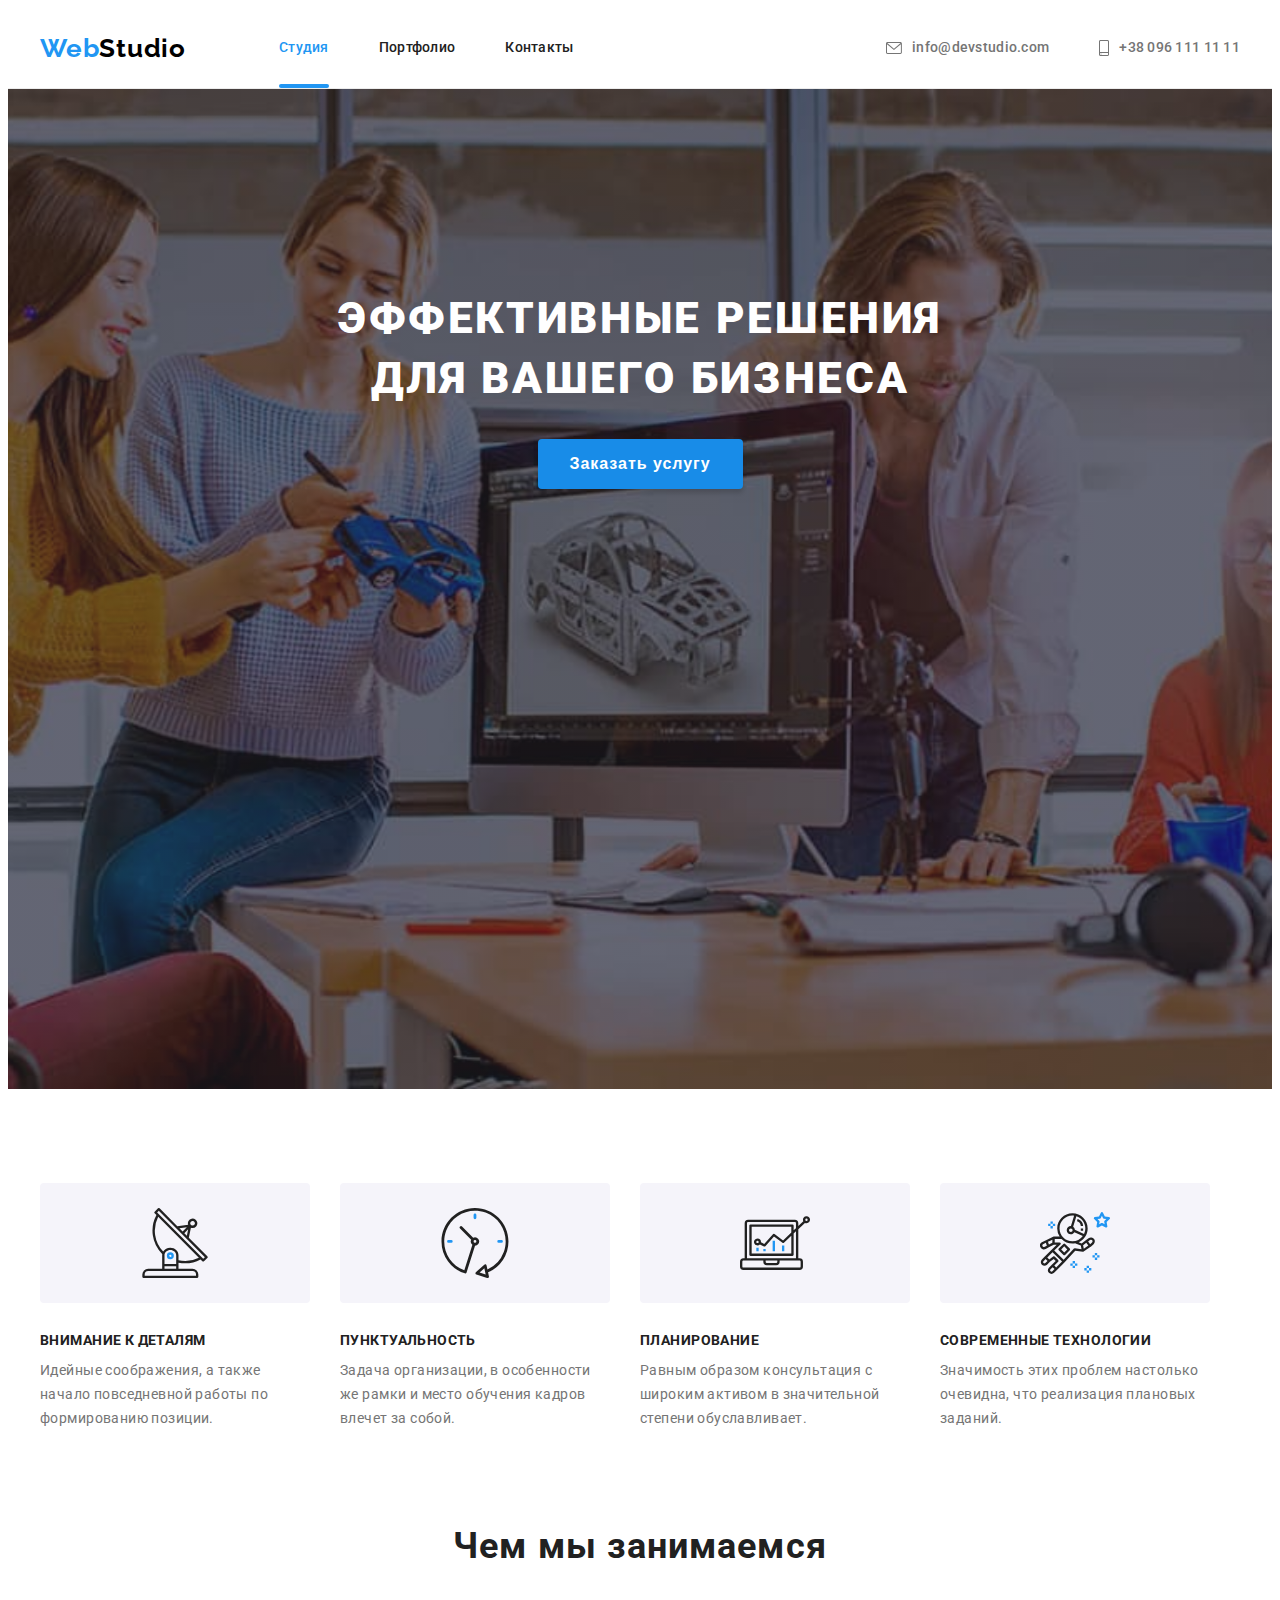
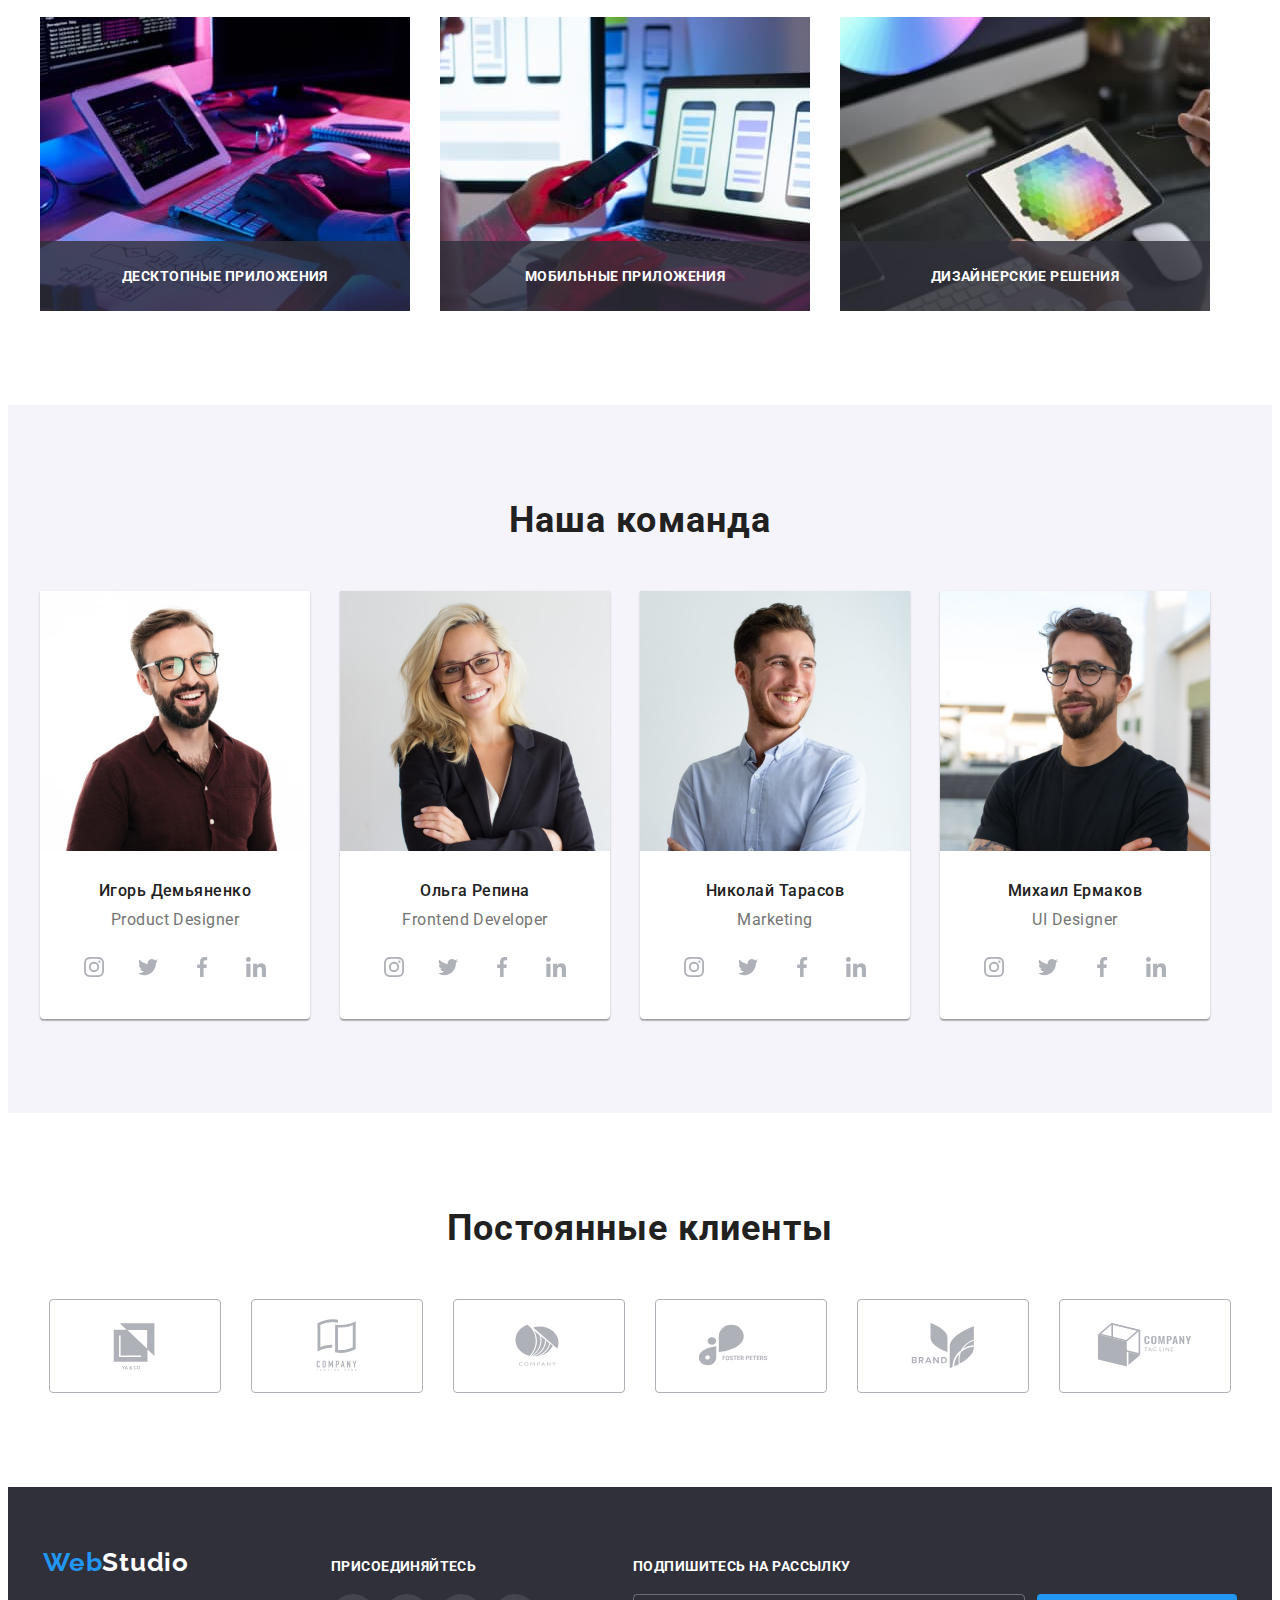
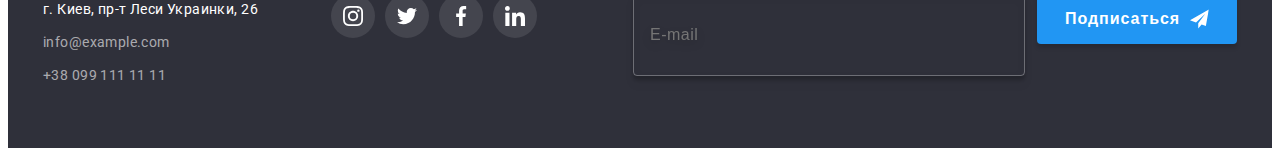
<file: index.html>
<!DOCTYPE html>
<html lang="ru">
<head>
    <meta charset="UTF-8">
    <meta http-equiv="X-UA-Compatible" content="IE=edge">
    <meta name="viewport" content="width=device-width, initial-scale=1.0">
    <title>Document</title>
 
    <!--Fonts start-->
    <link rel="preconnect" href="https://fonts.googleapis.com">
    <link rel="preconnect" href="https://fonts.gstatic.com" crossorigin>
    <link href="https://fonts.googleapis.com/css2?family=Montserrat:wght@400;700&family=Raleway:wght@700&family=Roboto:wght@400;500;700;900&display=swap" rel="stylesheet">
    <!-- Fonts end -->

    <!--Normalize styles start -->
    <link rel="stylesheet" href="https://cdnjs.cloudflare.com/ajax/libs/modern-normalize/1.1.0/modern-normalize.min.css" integrity="sha512-wpPYUAdjBVSE4KJnH1VR1HeZfpl1ub8YT/NKx4PuQ5NmX2tKuGu6U/JRp5y+Y8XG2tV+wKQpNHVUX03MfMFn9Q==" crossorigin="anonymous" referrerpolicy="no-referrer" />
    <!--Normalize styles end -->

    <!--Кастомные стили-->
    <link rel="stylesheet" href="./css/styles.css">
    
</head>

<body>

  <!--Секция хедер-->

  <header class="header"> 

    <div class="container header-container">
    <nav class="header-nav">  
      <a class="header-logo link" href=""> Web<span class="header-logo1">Studio</span></a>

      <ul class="header-list list">
        <li class="header-item">
          <a class="header-link link link-current" href="">Студия</a>
        </li>
        <li class="header-item">
          <a class="header-link link" href="./portfolio.html">Портфолио</a>
        </li>
        <li class="header-item">
          <a class="header-link link" href="">Контакты</a>
        </li>
      </ul>
    </nav>
  
      <ul class=" header-list header-list-contact list ">
         <li class="header-item">
            <a class="header-contact header-mail link" href="mailto:info@devstudio.com">
              <svg class="contact-icon" width="16" height="12">
                <use href="./images/icons.svg#icon-mail"></use>
              </svg> 
              info@devstudio.com
            </a>
          </li>
          <li class="header-item">
            <a class="header-contact link" href="tel:+380961111111">
              <svg class="contact-icon" width="10" height="16">
                <use href="./images/icons.svg#icon-phone"></use>
              </svg>
              +38 096 111 11 11
            </a>
        </li>
      </ul>
    </div>
    
  </header>

    <!--Cекция main-->
    <main>

      <!--Банер-->
      
        <section class="baner">
          <div class="baner-container container">
          <h1 class="baner-title">Эффективные решения для вашего бизнеса</h1>
          <button class="baner-btn btn" type="button" data-modal-open>Заказать услугу</button>
          </div>
        </section>

      <!-- Модальное окно -->

      <div class="backdrop is-hidden" data-modal>
        <div class="modal">
          <button class="close-button" type="button" data-modal-close>
            <img class="close-icon" src="./images/icons/close.svg" alt="Закрыть">
          </button>
                  
          <form class="modal-form">
            <strong class="modal-text">Оставьте свои данные, мы вам перезвоним</strong>
            <div class="modal-contact-container" >
              <label class="modal-contact container-name" for="name">Имя</label>
              <input class="contact-input" type="text" name="name" id="name">
              <svg class="modal-contact-icon" width="18" height="18">
                <use href="./images/icons.svg#icon-person-black"></use>
              </svg>
            </div>
            <div class="modal-contact-container" >
              <label class="modal-contact" for="tel">Телефон</label>
              <input class="contact-input" type="tel" name="tel" id="tel">
              <svg class="modal-contact-icon" width="18" height="18">
                <use href="./images/icons.svg#icon-phone-black"></use>
              </svg>
            </div>
            <div class="modal-contact-container" >
              <label class="modal-contact" for="mail">Почта</label>
              <input class="contact-input" type="email" name="mail" id="mail">
              <svg class="modal-contact-icon" width="18" height="18">
                <use href="./images/icons.svg#icon-email-black"></use>
              </svg>
            </div>
            
            <label class="modal-comm-text" for="comment">Комментарий</label>
            <textarea class="modal-comm" name="comment" id="comment" placeholder="Введите текст"></textarea>
            <label class="form-checkbox">
              <input class="visually-hidden form-checkbox-input" type="checkbox" name="checkbox" checked />
              <span class="form-checkbox-custom">
                <svg class="form-checkbox-icon" width="11" height="8">
                  <use  href="./images/icons.svg#icon-vector"></use>
                </svg>
              </span>
              <span class="text-agreed">Соглашаюсь с рассылкой и принимаю <a class="modal-link" href="">Условия договора</a> </span>
            </label>
          
            <button class="modal-btn" type="submit">Отправить</button>
          </form>
          
        </div>
    
      </div>
      
      <!--Секция Внимание к деталям-->

      <section class="first-section">
        <div class="container">
        <h2 class="visually-hidden">Особенности</h2>
        <ul class="details-list list">        
          <li class="details-item ">
            <div class="icon-box">
              <svg width="70" height="70">
                <use href="./images/icons.svg#icon-antenna"></use>
              </svg>
          </div>
            <h3 class="details-title">Внимание к деталям</h3>
            <p class="details-text">Идейные соображения, а также начало повседневной работы по формированию позиции.</p>
          </li>
          <li class="details-item">
            <div class="icon-box">          
              <svg width="70" height="70">
                <use href="./images/icons.svg#icon-clock"></use>
              </svg>
            </div>
            <h3 class="details-title">Пунктуальность</h3>
            <p class="details-text">Задача организации, в особенности же рамки и место обучения кадров влечет за собой.</p>
          </li>
          <li class="details-item">
            <div class="icon-box">
              <svg width="70" height="70">
              <use href="./images/icons.svg#icon-diagram"></use>
              </svg>
            </div>
            
            <h3 class="details-title">Планирование</h3>
            <p class="details-text">Равным образом консультация с широким активом в значительной степени обуславливает.</p>
          </li>
          <li class="details-item">
            <div class="icon-box">
            <svg width="70" height="70">
              <use href="./images/icons.svg#icon-astronaut"></use>
            </svg>
            </div>
            <h3 class="details-title">Современные технологии</h3>
            <p class="details-text">Значимость этих проблем настолько очевидна, что реализация плановых заданий.</p>
          </li>
        </ul>
      </div>
      </section>

      <!--Секция Чем мы занимаемся-->
      <section class="activity activity-section">
        <div class="container">
        <h2 class="section">Чем мы занимаемся</h2>
          <ul class="activity-list list">
            <li class="activity-item">
              <img class="activity-img" src="./images/foto1.jpg" alt="foto1" width="370">
              <p class="activity-text">Десктопные приложения</p>
            </li>
            <li class="activity-item">
              <img class="activity-img" src="./images/foto2.jpg" alt="foto2" width="370">
              <p class="activity-text">Мобильные приложения</p>
            </li>
            <li class="activity-item">
              <img class="activity-img" src="./images/foto3.jpg" alt="foto3" width="370">
              <p class="activity-text">Дизайнерские решения</p>
            </li>
          </ul>
        </div>
      </section>

      <!--Секция Наша команда-->  
      <section class="team first-section">
        <div class="container">
        <h2 class="team-section section">Наша команда</h2>
        <ul class="team-list list">
          <li class="team-item">
            <img src="./images/igor-demyanenko.jpg" alt="igor-demyanenko" width="270">
            <h3 class="team-title">Игорь Демьяненко</h3>
            <p class="team-text" lang="en">Product Designer</p>
            
            <ul class="social-media-list list">
              <li class="social-media-item">
                <a class="social-media-link link" href="" target="_blank" rel="noopener noreferrer" aria-label="instagram" >
                  <svg class="social-media-icon" width="20" height="20">
                    <use href="./images/icons.svg#icon-instagram"></use>
                  </svg>
                </a>
              </li> 

              <li class="social-media-item">
                <a class="social-media-link link" href="" target="_blank" rel="noopener noreferrer" aria-label="twitter" >
                  <svg class="social-media-icon" width="20" height="20">
                    <use href="./images/icons.svg#icon-twitter"></use>
                  </svg>
                </a>
              </li> 
              <li class="social-media-item">
                <a class="social-media-link link" href="" target="_blank" rel="noopener noreferrer" aria-label="facebook" >
                  <svg class="social-media-icon" width="20" height="20">
                    <use href="./images/icons.svg#icon-facebook"></use>
                  </svg>
                </a>
              </li> 
              <li class="social-media-item">
                <a class="social-media-link link" href="" target="_blank" rel="noopener noreferrer" aria-label="linkedin" >
                  <svg class="social-media-icon" width="20" height="20">
                    <use href="./images/icons.svg#icon-linkedin"></use>
                  </svg>
                </a>
              </li> 
            </ul>

          </li>
          <li class="team-item">
            <img src="./images/olga-repina.jpg" alt="olga-repina" width="270">
            <h3 class="team-title">Ольга Репина</h3>
            <p class="team-text" lang="en">Frontend Developer</p>

            <ul class="social-media-list list">
              <li class="social-media-item">
                <a class="social-media-link link" href="" target="_blank" rel="noopener noreferrer" aria-label="instagram">
                  <svg class="social-media-icon" width="20" height="20">
                    <use href="./images/icons.svg#icon-instagram"></use>
                  </svg>
                </a>
              </li> 

              <li class="social-media-item">
                <a class="social-media-link link" href="" target="_blank" rel="noopener noreferrer" aria-label="twitter" >
                  <svg class="social-media-icon" width="20" height="20">
                    <use href="./images/icons.svg#icon-twitter"></use>
                  </svg>
                </a>
              </li> 
              <li class="social-media-item">
                <a class="social-media-link link" href="" target="_blank" rel="noopener noreferrer" aria-label="facebook" >
                  <svg class="social-media-icon" width="20" height="20">
                    <use href="./images/icons.svg#icon-facebook"></use>
                  </svg>
                </a>
              </li> 
              <li class="social-media-item">
                <a class="social-media-link link" href="" target="_blank" rel="noopener noreferrer" aria-label="linkedin" >
                  <svg class="social-media-icon" width="20" height="20">
                    <use href="./images/icons.svg#icon-linkedin"></use>
                  </svg>
                </a>
              </li> 
            </ul>
          </li>
          <li class="team-item">
            <img src="./images/nikolay-tarasov.jpg" alt="nikolay-tarasov" width="270">
            <h3 class="team-title">Николай Тарасов</h3>
            <p class="team-text" lang="en">Marketing</p>
            <ul class="social-media-list list">
              <li class="social-media-item">
                <a class="social-media-link link" href="" target="_blank" rel="noopener noreferrer" aria-label="instagram" >
                  <svg class="social-media-icon" width="20" height="20">
                    <use href="./images/icons.svg#icon-instagram"></use>
                  </svg>
                </a>
              </li> 

              <li class="social-media-item">
                <a class="social-media-link link" href="" target="_blank" rel="noopener noreferrer" aria-label="twitter" >
                  <svg class="social-media-icon" width="20" height="20">
                    <use href="./images/icons.svg#icon-twitter"></use>
                  </svg>
                </a>
              </li> 
              <li class="social-media-item">
                <a class="social-media-link link" href="" target="_blank" rel="noopener noreferrer" aria-label="facebook" >
                  <svg class="social-media-icon" width="20" height="20">
                    <use href="./images/icons.svg#icon-facebook"></use>
                  </svg>
                </a>
              </li> 
              <li class="social-media-item">
                <a class="social-media-link link" href="" target="_blank" rel="noopener noreferrer" aria-label="linkedin" >
                  <svg class="social-media-icon" width="20" height="20">
                    <use href="./images/icons.svg#icon-linkedin"></use>
                  </svg>
                </a>
              </li> 
            </ul>
          </li>
          <li class="team-item">
            <img src="./images/mihail-ermakov.jpg" alt="mihail-ermakov" width="270">
            <h3 class="team-title">Михаил Ермаков</h3>
            <p class="team-text" lang="en">UI Designer</p>
            <ul class="social-media-list list">
              <li class="social-media-item">
                <a class="social-media-link link" href="" target="_blank" rel="noopener noreferrer" aria-label="instagram" >
                  <svg class="social-media-icon" width="20" height="20">
                    <use href="./images/icons.svg#icon-instagram"></use>
                  </svg>
                </a>
              </li> 

              <li class="social-media-item">
                <a class="social-media-link link" href="" target="_blank" rel="noopener noreferrer" aria-label="twitter" >
                  <svg class="social-media-icon" width="20" height="20">
                    <use href="./images/icons.svg#icon-twitter"></use>
                  </svg>
                </a>
              </li> 
              <li class="social-media-item">
                <a class="social-media-link link" href="" target="_blank" rel="noopener noreferrer" aria-label="facebook">
                  <svg class="social-media-icon" width="20" height="20">
                    <use href="./images/icons.svg#icon-facebook"></use>
                  </svg>
                </a>
              </li> 
              <li class="social-media-item">
                <a class="social-media-link link" href="" target="_blank" rel="noopener noreferrer" aria-label="linkedin" >
                  <svg class="social-media-icon" width="20" height="20">
                    <use href="./images/icons.svg#icon-linkedin"></use>
                  </svg>
                </a>
              </li> 
            </ul>
          </li>
        </ul>
        </div>
      </section>
    
      <!-- Постоянные клиенты -->
      <section class="first-section">
        <div class="container">
          <h2 class="section">Постоянные клиенты</h2>
          <ul class="company-list list">
            <li class="company-item">
              <a class="company-link" href="">
                <svg class="company-icon" width="106" height="60">
                  <use href="./images/icons.svg#icon-logo"></use>
                </svg>
            </a>
            </li>
            <li class="company-item">
              <a class="company-link" href="">
                <svg class="company-icon" width="106" height="60">
                  <use href="./images/icons.svg#icon-logo_2"></use>
                </svg>
              </a>
            </li>
            <li class="company-item">
              <a class="company-link" href="">
                <svg class="company-icon" width="106" height="60">
                  <use href="./images/icons.svg#icon-logo_3"></use>
                </svg>
              </a>
            </li>
            <li class="company-item">
              <a class="company-link" href="">
                <svg class="company-icon" width="106" height="60">
                  <use href="./images/icons.svg#icon-logo_4"></use>
                </svg>
            </a>
            </li>
            <li class="company-item">
              <a class="company-link" href="">
                <svg class="company-icon" width="106" height="60">
                  <use href="./images/icons.svg#icon-logo_5"></use>
                </svg>
              </a>
            </li>
            <li class="company-item">
              <a class="company-link" href="">
                <svg class="company-icon" width="106" height="60">
                  <use href="./images/icons.svg#icon-logo_6"></use>
                </svg>
              </a>
            </li>
          </ul>
        </div>
        

      </section>

    </main>

    <!--Футер-->

    <footer class="footer">
      
      <div class="footer-flex container">
        <div class="footer-container">
        <a class="footer-logo link" href=""> Web<span class="footer-logo1">Studio</span></a>
        
        <address class="footer-address">
          <ul class="footer-adres-list list">
            <li class="footer-link" >г. Киев, пр-т Леси Украинки, 26</li>
            <li class="footer-link">
              <a  class="footer-contact link" href="mailto:info@example.com">info@example.com</a>
            </li>
            <li class="footer-link">
              <a class="footer-contact link" href="tel:+380991111111">+38 099 111 11 11</a>
            </li>
          </ul>       
        </address>
        </div>

          <div class="footer-icons">
            <p class="footer-title">присоединяйтесь</p>
            <ul class="footer-list list">           
                <li class="footer-media-item">
                  <a class="footer-media-link link" href="" target="_blank" rel="noopener noreferrer" aria-label="instagram" >
                    <svg class="footer-media-icon" width="20" height="20">
                      <use href="./images/icons.svg#icon-instagram"></use>
                    </svg>
                  </a>
                </li> 

                <li class="footer-media-item">
                  <a class="footer-media-link link" href="" target="_blank" rel="noopener noreferrer" aria-label="twitter" >
                    <svg class="footer-media-icon" width="20" height="20">
                      <use href="./images/icons.svg#icon-twitter"></use>
                    </svg>
                  </a>
                </li> 
                <li class="footer-media-item">
                  <a class="footer-media-link link" href="" target="_blank" rel="noopener noreferrer" aria-label="facebook" >
                    <svg class="footer-media-icon" width="20" height="20">
                      <use href="./images/icons.svg#icon-facebook"></use>
                    </svg>
                  </a>
                </li> 
                <li class="footer-media-item">
                  <a class="footer-media-link link" href="" target="_blank" rel="noopener noreferrer" aria-label="linkedin" >
                    <svg class="footer-media-icon" width="20" height="20">
                      <use href="./images/icons.svg#icon-linkedin"></use>
                    </svg>
                  </a>
                </li> 
            </ul>  
          </div> 
          
          <div class="footer-subscribe">
            <p class="footer-title">Подпишитесь на рассылку</p>
            <form class="footer-form">
              <div class="footer-mail">
              <label class="lable-mail">
                <input class="input-mail" type="email" name="mail" placeholder="E-mail">
              </label>
              </div>
              <button class="footer-btn" type="submit">Подписаться
                <svg class="footer-icon-btn" width="24" height="24">
                  <use href="./images/icons.svg#icon-send"></use>
                </svg>
              </button>
            </form>
          </div>
      </div>

    </footer>

    <script src="./js/modal.js"></script>
  </body>
  
</html>
</file>
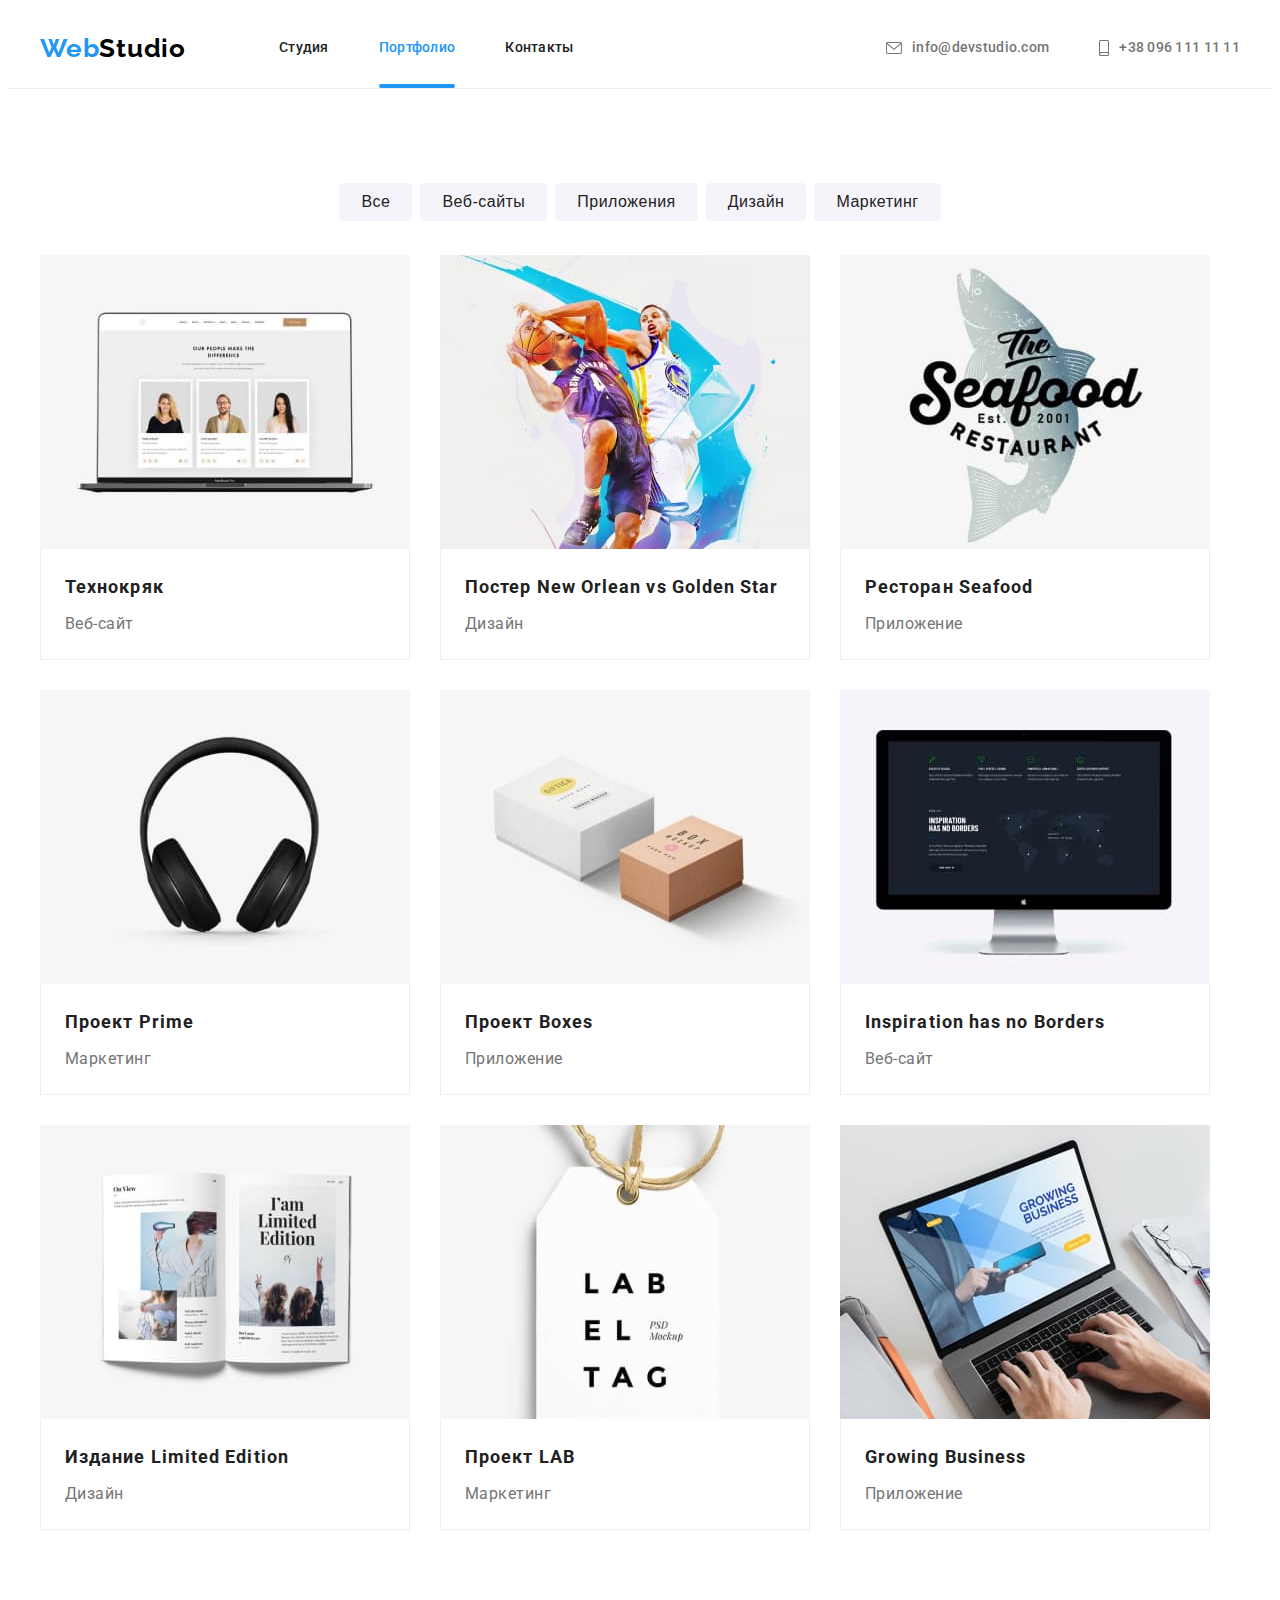
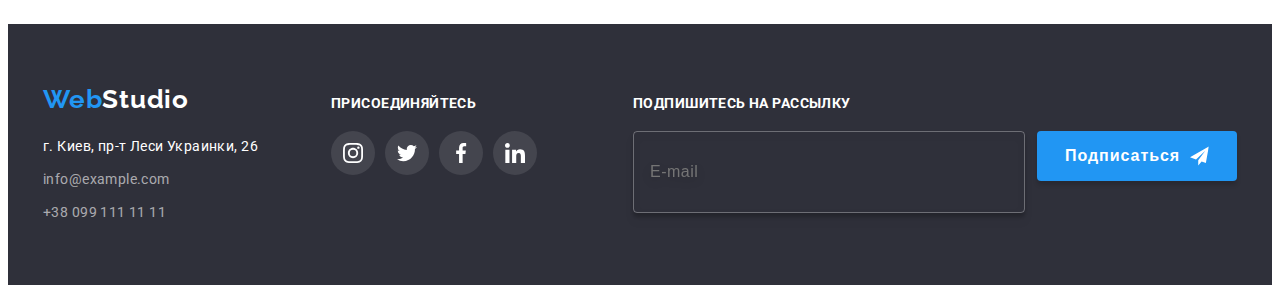
<file: portfolio.html>
<!DOCTYPE html>
<html lang="ru">
<head>
    <meta charset="UTF-8">
    <meta http-equiv="X-UA-Compatible" content="IE=edge">
    <meta name="viewport" content="width=device-width, initial-scale=1.0">
    <title>Document</title>

     <!--Fonts start-->
    <link rel="preconnect" href="https://fonts.googleapis.com">
    <link rel="preconnect" href="https://fonts.gstatic.com" crossorigin>
    <link href="https://fonts.googleapis.com/css2?family=Montserrat:wght@400;700&family=Raleway:wght@700&family=Roboto:wght@400;500;700;900&display=swap" rel="stylesheet">
    <!-- Fonts end -->

    <!--Normalize styles start -->
    <link rel="stylesheet" href="https://cdnjs.cloudflare.com/ajax/libs/modern-normalize/1.1.0/modern-normalize.min.css" integrity="sha512-wpPYUAdjBVSE4KJnH1VR1HeZfpl1ub8YT/NKx4PuQ5NmX2tKuGu6U/JRp5y+Y8XG2tV+wKQpNHVUX03MfMFn9Q==" crossorigin="anonymous" referrerpolicy="no-referrer" />
    <!--Normalize styles end -->

     <!--Кастомные стили-->
     <link rel="stylesheet" href="./css/styles.css">
</head>

<body>
      <!--Секция хедер-->
  <header class="header portfolio-heder"> 
    <div class="container header-container">
    <nav class="header-nav">  
      <a class="header-logo link" href=""> Web<span class="header-logo1">Studio</span></a>

      <ul class="header-list list">
        <li class="header-item">
          <a class="header-link link" href="./index.html">Студия</a>
        </li>
        <li class="header-item">
          <a class="header-link link link-current" href="">Портфолио</a>
        </li>
        <li class="header-item">
          <a class="header-link link" href="">Контакты</a>
        </li>
      </ul>
    </nav>
  
    <ul class=" header-list header-list-contact list ">
      <li class="header-item">
         <a class="header-contact header-mail link" href="mailto:info@devstudio.com">
           <svg class="contact-icon" width="16" height="12">
             <use href="./images/icons.svg#icon-mail"></use>
           </svg> 
           info@devstudio.com
         </a>
       </li>
       <li class="header-item">
         <a class="header-contact link" href="tel:+380961111111">
           <svg class="contact-icon" width="10" height="16">
             <use href="./images/icons.svg#icon-phone"></use>
           </svg>
           +38 096 111 11 11
         </a>
     </li>
   </ul>
    </div>
    
  </header>

    <!--Секция main-->
    <main>
        <!--Секция Портфолио-->
       <section class="first-section">
        <div class="container">
        <h1 class="visually-hidden">Портфолио</h1>

        <ul class="vissually-list portfolio-list list">
            <li class="vissually-item">
                <button class="portfolio-btn" type="button">Все</button>
            </li>
            <li class="vissually-item">
                <button class="portfolio-btn"  type="button">Веб-сайты</button>
            </li>
            <li class="vissually-item">
                <button class="portfolio-btn" type="button">Приложения</button>
            </li>
            <li class="vissually-item">
                <button class="portfolio-btn" type="button">Дизайн</button>
            </li>
            <li class="vissually-item">
                <button class="portfolio-btn" type="button">Маркетинг</button>
            </li>
        </ul>
      
        <ul class="flex-container portfolio-list list">
            <li class="flex-element">
              <a class="portfolio-link link" href="">

              <div class="flex-overlay">
                <img src="./images/website.jpg" alt="website" width="370">
                <div class="portfolio-overlay">
                  <p class="portfolio-desc">Ресурс предлагает комплексные предложения с разным уровнем функционала и сервисов. Все это позволит посетителю получить исчерпывающие сведения о компании или частном лице.</p>
                </div>
              </div>  

              <div class="portfolio-sign">
                <h2 class="portfolio-title">Технокряк</h2>
                <p class="portfolio-text">Веб-сайт</p>
              </div>
               </a> 
            </li>

            <li class="flex-element">
              <a class="portfolio-link link" href="">

                <div class="flex-overlay">
                  <img src="./images/dizain.jpg" alt="dizain" width="370">
                  <div class="portfolio-overlay">
                    <p class="portfolio-desc">Lorem ipsum dolor sit amet consectetur adipisicing elit. Magni quas laudantium voluptate optio maiores saepe deserunt vel doloremque sunt, voluptatem libero harum totam.</p>
                  </div>
                </div>

                <div class="portfolio-sign">
                  <h2 class="portfolio-title">Постер New Orlean vs Golden Star</h2>
                  <p class="portfolio-text">Дизайн</p>
                </div>
              </a>  
            </li>

            <li class="flex-element">
              <a class="portfolio-link link" href="">

                <div class="flex-overlay">
                  <img src="./images/restoran.jpg" alt="restoran" width="370">
                  <div class="portfolio-overlay">
                    <p class="portfolio-desc">Lorem ipsum dolor sit amet consectetur adipisicing elit. Magni quas laudantium voluptate optio maiores saepe deserunt vel doloremque sunt, voluptatem libero harum totam.</p>
                  </div>
                </div>
                
                <div class="portfolio-sign">
                  <h2 class="portfolio-title">Ресторан Seafood</h2>
                  <p class="portfolio-text">Приложение</p>
                </div>
              </a>  
            </li>

            <li class="flex-element">
              <a class="portfolio-link link" href="">

                <div class="flex-overlay">
                  <img src="./images/prime.jpg" alt="prime" width="370">
                  <div class="portfolio-overlay">
                    <p class="portfolio-desc">Lorem ipsum dolor sit amet consectetur adipisicing elit. Magni quas laudantium voluptate optio maiores saepe deserunt vel doloremque sunt, voluptatem libero harum totam.</p>
                  </div>
                </div>

                <div class="portfolio-sign">
                  <h2 class="portfolio-title">Проект Prime</h2>
                  <p class="portfolio-text">Маркетинг</p>
                </div>
              </a>  
            </li>

            <li class="flex-element">
              <a class="portfolio-link link" href="">

                <div class="flex-overlay">
                  <img src="./images/boxes.jpg" alt="boxes" width="370">
                  <div class="portfolio-overlay">
                    <p class="portfolio-desc">Lorem ipsum dolor sit amet consectetur adipisicing elit. Magni quas laudantium voluptate optio maiores saepe deserunt vel doloremque sunt, voluptatem libero harum totam.</p>
                  </div>
                </div>

                <div class="portfolio-sign">
                  <h2 class="portfolio-title">Проект Boxes</h2>
                  <p class="portfolio-text">Приложение</p>
                </div>
              </a>  
            </li>

            <li class="flex-element">
              <a class="portfolio-link link" href="">

                <div class="flex-overlay">
                  <img src="./images/borders.jpg" alt="borders" width="370">
                  <div class="portfolio-overlay">
                    <p class="portfolio-desc">Lorem ipsum dolor sit amet consectetur adipisicing elit. Magni quas laudantium voluptate optio maiores saepe deserunt vel doloremque sunt, voluptatem libero harum totam.</p>
                  </div>
                </div>

                <div class="portfolio-sign">
                  <h2 class="portfolio-title" lang="en">Inspiration has no Borders</h2>
                  <p class="portfolio-text">Веб-сайт</p>
                </div>
              </a>  
            </li>

            <li class="flex-element">
              <a class="portfolio-link link" href="">

                <div class="flex-overlay">
                  <img src="./images/limited.jpg" alt="limited" width="370">
                  <div class="portfolio-overlay">
                    <p class="portfolio-desc">Lorem ipsum dolor sit amet consectetur adipisicing elit. Magni quas laudantium voluptate optio maiores saepe deserunt vel doloremque sunt, voluptatem libero harum totam.</p>
                  </div>
                </div>  

                <div class="portfolio-sign">
                  <h2 class="portfolio-title">Издание Limited Edition</h2>
                  <p class="portfolio-text">Дизайн</p>
                </div>
              </a>  
            </li>

            <li class="flex-element">
              <a class="portfolio-link link" href="">

                <div class="flex-overlay">
                  <img src="./images/lab.jpg" alt="lab" width="370">
                  <div class="portfolio-overlay">
                    <p class="portfolio-desc">Lorem ipsum dolor sit amet consectetur adipisicing elit. Magni quas laudantium voluptate optio maiores saepe deserunt vel doloremque sunt, voluptatem libero harum totam.</p>
                  </div>
                </div>

                <div class="portfolio-sign">      
                  <h2 class="portfolio-title">Проект LAB</h2>
                  <p class="portfolio-text">Маркетинг</p>
                </div>
              </a>  
            </li>

            <li class="flex-element">
              <a class="portfolio-link link" href="">

                <div class="flex-overlay">
                  <img src="./images/groving.jpg" alt="groving" width="370">
                  <div class="portfolio-overlay">
                    <p class="portfolio-desc">Lorem ipsum dolor sit amet consectetur adipisicing elit. Magni quas laudantium voluptate optio maiores saepe deserunt vel doloremque sunt, voluptatem libero harum totam.</p>
                  </div>
                </div>

                <div class="portfolio-sign">
                  <h2 class="portfolio-title" lang="en">Growing Business</h2>
                  <p class="portfolio-text">Приложение</p>
                </div>
              </a>  
            </li>

        </ul>
        </div>
       </section>
        
    </main>

    <!--Футер-->
    <footer class="footer">
      
      <div class="footer-flex container">
        <div class="footer-container">
        <a class="footer-logo link" href=""> Web<span class="footer-logo1">Studio</span></a>
        
        <address class="footer-address">
          <ul class="footer-adres-list list">
            <li class="footer-link" >г. Киев, пр-т Леси Украинки, 26</li>
            <li class="footer-link">
              <a  class="footer-contact link" href="mailto:info@example.com">info@example.com</a>
            </li>
            <li class="footer-link">
              <a class="footer-contact link" href="tel:+380991111111">+38 099 111 11 11</a>
            </li>
          </ul>       
        </address>
        </div>

          <div class="footer-icons">
            <p class="footer-title">присоединяйтесь</p>
            <ul class="footer-list list">           
                <li class="footer-media-item">
                  <a class="footer-media-link link" href="" target="_blank" rel="noopener noreferrer" aria-label="instagram" >
                    <svg class="footer-media-icon" width="20" height="20">
                      <use href="./images/icons.svg#icon-instagram"></use>
                    </svg>
                  </a>
                </li> 

                <li class="footer-media-item">
                  <a class="footer-media-link link" href="" target="_blank" rel="noopener noreferrer" aria-label="twitter" >
                    <svg class="footer-media-icon" width="20" height="20">
                      <use href="./images/icons.svg#icon-twitter"></use>
                    </svg>
                  </a>
                </li> 
                <li class="footer-media-item">
                  <a class="footer-media-link link" href="" target="_blank" rel="noopener noreferrer" aria-label="facebook" >
                    <svg class="footer-media-icon" width="20" height="20">
                      <use href="./images/icons.svg#icon-facebook"></use>
                    </svg>
                  </a>
                </li> 
                <li class="footer-media-item">
                  <a class="footer-media-link link" href="" target="_blank" rel="noopener noreferrer" aria-label="linkedin" >
                    <svg class="footer-media-icon" width="20" height="20">
                      <use href="./images/icons.svg#icon-linkedin"></use>
                    </svg>
                  </a>
                </li> 
            </ul>  
          </div>    
          <div class="footer-subscribe">
            <p class="footer-title">Подпишитесь на рассылку</p>
            <form class="footer-form">
              <div class="footer-mail">
              <label class="lable-mail">
                <input class="input-mail" type="email" name="mail" placeholder="E-mail">
              </label>
              </div>
              <button class="footer-btn" type="submit">Подписаться
                <svg class="footer-icon-btn" width="24" height="24">
                  <use href="./images/icons.svg#icon-send"></use>
                </svg>
              </button>
            </form>
          </div>    
      </div>

    </footer>

</body>
</html>
</file>
<file: css/styles.css>
:root{

    /* fonts */
    --main-font: Roboto;
    --secondary-font: Raleway;

    /* text-colors */
    --accent-color: #2196F3;
    --black-br-txt-cl: #212121;
    --black-txt-cl: #000000;
    --Gray46-txt-cl: #757575;
    --white-cl: #FFFFFF;
    --Hex-cl: #2F303A;
    --light-blue-cl: #188CE8;
    --fone-cl:  #F5F4FA;
    --back-cl: #C4C4C4;
    --icon-cl: #AFB1B8;

    /* transition */

    --time-cubic: cubic-bezier(0.4, 0, 0.2, 1)
}

body{
    font-family: var(--main-font), sans-serif;
    font-size: 16px;
    line-height: 1.88;
    color: var(--black-br-txt-cl);
    background-color: var(--white-cl);
}

/* reset */

h1,
h2,
h3,
h4,
p,
ul {
    margin: 0;
}

img {
    display: block;
    max-width: 100%;
    height: auto;
}

textarea {
    resize: none;
}

/* visually-hidden hide elements */

.visually-hidden {
	position: absolute;
	white-space: nowrap;
	width: 1px;
	height: 1px;
	overflow: hidden;
	border: 0;
	padding: 0;
	clip: rect(0 0 0 0);
	clip-path: inset(50%);
	margin: -1px;
}

.first-section {
    padding-top: 94px;
    padding-bottom: 94px;
}

.container {
    width: 1200px;
    padding-left: 15px;
    padding-right: 15px;
    margin-left: auto;
    margin-right: auto;
}

.link {
    text-decoration: none;
}

.list {
    list-style: none;   
    margin: 0;
    padding: 0;
}

/* Heder section */
.header {
    border-bottom: 1px solid #ECECEC;
}    

.header-link {
    display: block;
    padding-top: 32px;
    padding-bottom: 32px;
    font-weight: 500;
    font-size: 14px;
    line-height: 1.14;
    letter-spacing: 0.02em;
    color: var(--black-br-txt-cl);

    transition-property: color;
    transition-duration: 250ms;
    transition-timing-function: var(--time-cubic)
}

.header-link:hover,
.header-link:focus {
    color: var(--accent-color);
}

.header-container,
.header-nav,
.header-list {
    display: flex;
    align-items: center;
    justify-content: space-between;
}

.header-logo {
    margin-right: 93px;
}

.header-list .header-item:not(:last-child) {
    margin-right: 50px;
}

.header-list-contact {
    margin-left: auto;
}
.header-logo,
.footer-logo {
    font-family: 'Raleway';
    font-weight: 700;
    font-size: 26px;
    line-height: 1.19;
    letter-spacing: 0.03em;
    color: var(--accent-color);
}

.footer-logo {
    display: block;
    margin-bottom: 20px;
}

.header-logo1 {
    color: var(--black-txt-cl);
}
.footer-logo1 {
    color:var(--white-cl)
}

.link-current {
    position: relative;

    color: var(--accent-color)
}

.link-current::after {
    content: "";
    position: absolute;
    bottom: 0;
    left: 0;
    
    width: 100%;
    height: 4px;
    display: inline-block;
    margin-top: 27px;

    background-color: var(--accent-color);
    border-radius: 2px;

}

.header-contact {
    display: flex;
    align-items: center;

    font-weight: 500;
    font-size: 14px;
    line-height: 1.14;
    letter-spacing: 0.02em;
    color: var(--Gray46-txt-cl);

    transition-property: color;
    transition-duration: 250ms;
    transition-timing-function: var(--time-cubic);
}

.header-contact:hover,
.header-contact:focus {
    color: var(--accent-color);
}

.contact-icon {
    margin-right: 10px;
    fill: currentColor;
}

.contact-icon:hover,
.contact-icon:focus {
    color: var(--accent-color);
}

.portfolio-heder {
    border-bottom: 1px solid #ECECEC;
} 

/* Modal windows*/

.backdrop {
    position: fixed;  
    top: 0;
    left: 0;
    z-index: 1;
    width: 100%;
    height: 100%;
    background-color: rgba(0, 0, 0, 0.2);;
    opacity: 1;
    transition: opacity 250ms var(--time-cubic);
}

.backdrop.is-hidden {
    opacity: 0;
    pointer-events: none;
    visibility: hidden;
}

.backdrop.is-hidden .modal {
    transform: translate(-50%, -50%) scale(1.3);
}

.modal {
    position: absolute;
    top: 50%;
    left: 50%;
    width: 528px;
    height: 581px;
    background: var(--white-cl);
    box-shadow: 0px 1px 3px rgba(0, 0, 0, 0.12), 0px 1px 1px rgba(0, 0, 0, 0.14), 0px 2px 1px rgba(0, 0, 0, 0.2);
    border-radius: 4px;

    transform: translate(-50%, -50%) scale(1);
    transition: transform 450ms var(--time-cubic);
}

.close-button {
    position: absolute;
    top: 8px;
    right: 8px;

    width: 30px;
    height: 30px;
    padding: 0;
    border-radius: 50%;
    fill: var(--black-txt-cl);
    background: var(--white-cl);
    border: 1px solid rgba(0, 0, 0, 0.1);
    cursor: pointer;  
}

.close-icon {
    position: absolute;
    top: 50%;
    left: 50%;
    transform: translate(-50%, -50%);
}

.modal-form {
    padding: 40px;
}

.modal-text {
    display: block;
    font-weight: 700;
    font-size: 20px;
    line-height: 23px;
    text-align: center;
    letter-spacing: 0.03em;
    color: var(--black-br-txt-cl);
}


.modal-contact-container {
    display: block;
    position: relative;
    margin-bottom: 10px;
    color: var(--black-br-txt-cl);

    transition-property: color;
    transition-duration: 250ms;
    transition-timing-function: var(--time-cubic);
}

.modal-contact-container:hover {
    color: var(--accent-color);
}

.modal-contact {
    display: block;
    margin-bottom: 4px;
    font-size: 12px;
    line-height: 1.17;
    letter-spacing: 0.01em;
    color: var(--Gray46-txt-cl);
}

.container-name {
    margin-top: 12px;
}

.contact-input {
    width: 100%;
    height: 40px;
    padding-top: 4px;
    padding-right: 6px;
    padding-bottom: 4px;
    padding-left: 42px;
    
    border: 1px solid rgba(33, 33, 33, 0.2);
    border-radius: 4px;
    cursor: pointer;

    transition-property: border;
    transition-duration: 250ms;
    transition-timing-function: var(--time-cubic);
}

.contact-input:hover,
.contact-input:focus{
    border: 1px solid #2196F3;
    border-radius: 4px;
}

.modal-contact-icon {
    position: absolute;
    left: 12px;
    transform: translateY(11px);
    fill: currentColor;
}

.modal-comm-text {
    display: block;
    margin-bottom: 4px;
    font-weight: 400;
    font-size: 12px;
    line-height: 1.67;
    letter-spacing: 0.01em;
    color: var(--Gray46-txt-cl);
}

.form-checkbox {
    display: flex;
    align-items: center;
    justify-content: center;
    gap: 7px;
    margin-bottom: 30px;
}

.form-checkbox-custom {
    display: inline-flex;
    align-items: center;
    justify-content: center;
    width: 16px;
    height: 15px;
    outline: 2px solid var(--black-br-txt-cl);
    outline-offset: -2px;
    border-radius: 2px;

    transition: outline-color 250ms var(--time-cubic), background-color 250ms var(--time-cubic);
}

.form-checkbox-input:checked + .form-checkbox-custom {
    background-color: var(--accent-color);
    outline: 2px solid var(--accent-color);
}

.form-checkbox-icon {
    fill: var(--white-cl);
}

.modal-comm {
    display: block;
    width: 100%;
    height: 120px;
    margin-bottom: 20px;
    padding: 12px 16px;
    font-weight: 400;
    font-size: 14px;
    line-height: 16px;
    letter-spacing: 0.01em;
    color: rgba(117, 117, 117, 0.5);
    border: 1px solid rgba(33, 33, 33, 0.2);
    border-radius: 4px;
    cursor: pointer;

    transition-property: border;
    transition-duration: 250ms;
    transition-timing-function: var(--time-cubic);
}

.modal-comm:hover,
.modal-comm:focus {
    border: 1px solid #2196F3;
    border-radius: 4px;
}

.text-agreed {
    font-weight: 400;
    font-size: 14px;
    line-height: 1.71px;
    letter-spacing: 0.03em;
    color: var(--Gray46-txt-cl);
}

.modal-link {
    font-weight: 400;
    font-size: 14px;
    line-height: 1.71;
    letter-spacing: 0.03em;
    text-decoration-line: underline;
    color: var(--accent-color);
}

.modal-btn {
    display: flex;
    align-items: center;
    justify-content: center;
    margin-right: auto;
    margin-left: auto;
    width: 200px;
    height: 50px;
    font-weight: 700;
    font-size: 16px;
    line-height: 1.88px;
    letter-spacing: 0.06em;
    color: var(--white-cl);
    background: var(--accent-color);
    box-shadow: 0px 4px 4px rgba(0, 0, 0, 0.15);
    border-radius: 4px;
    border: none;
    cursor: pointer;

    transition-property: box-shadow, background-color;
    transition-duration: 250ms;
    transition-timing-function: var(--time-cubic);
}

.modal-btn:hover,
.modal-btn:focus {
    background-color: var(--light-blue-cl);
    box-shadow: 0px 4px 4px rgba(0, 0, 0, 0.15);
    border-radius: 4px;
}

/*Baner section*/

.baner {
    padding: 200px 15px;
    max-width: 1600px;
    min-height: 600px;
    margin-left: auto;
    margin-right: auto;
     
    background-image: linear-gradient(
        to right,
        rgba(47, 48, 58, 0.4),
        rgba(47, 48, 58, 0.4)   
    ),
    url(../images/picture.jpg);
    background-repeat: no-repeat;
    background-position: center;
    background-size: cover;
    background-color: var(--back-cl);
}
.baner-title {
    width: 696px;
    margin-bottom: 30px;
    margin-left: 252px;

    font-weight: 900;
    font-size: 44px;
    line-height: 1.36;
    text-align: center;
    letter-spacing: 0.06em;
    text-transform: uppercase;
    color: var(--white-cl);
}
.baner-container{
    text-align: center;   
}

.baner-btn {
    display: inline-block;
    padding: 10px 32px;

    font-weight: 700;
    font-size: 16px;
    line-height: 1.88;
    align-items: center;
    border: none;
    text-align: center;
    letter-spacing: 0.06em;
    color: var(--white-cl);
    cursor: pointer;   
}

.btn {
    background-color: var(--light-blue-cl);
    box-shadow: 0px 4px 4px rgba(0, 0, 0, 0.15);
    border-radius: 4px;

    transition-property: color;
    transition-duration: 250ms;
    transition-timing-function: var(--time-cubic);
}

.btn:hover,
.btn:focus {
    background-color: var(--accent-color);
}

.footer {
    background-color: var(--Hex-cl);
}

.section {
    font-weight: 700;
    font-size: 36px;
    line-height: 1.17;
    text-align: center;
    letter-spacing: 0.03em;
    color: var(--black-br-txt-cl);
}

/*Details section*/

.details-list{
    display: flex; 
}

.details-item {
    max-width: 270px;
    margin-left: 0;
}

.details-item:not(:last-child) {
    margin-right: 30px;
}

.icon-box {
    display: flex;
    justify-content: center;
    align-items: center;
    width: 270px;
    height: 120px;
    border-radius: 4px;
    background-color: var(--fone-cl);

}
.details-title {
    margin-top: 30px;
    margin-bottom: 10px;

    font-weight: 700;
    font-size: 14px;
    line-height: 1.14;
    letter-spacing: 0.03em;
    text-transform: uppercase;
    color: var(--black-br-txt-cl);
}

.details-text {
    font-size: 14px;
    line-height: 1.71;
    letter-spacing: 0.03em;
    color: var(--Gray46-txt-cl);
}

/*Activity section*/

.activity-section {
    margin-bottom: 94px;
}

.activity-list {
    display: flex; 
    margin-top: 50px;
}
.activity-item {
    position: relative;
       
    margin-left: 0;
}

.activity-item:not(:last-child) {
    margin-right: 30px;
}

.activity-img {
    display: block;
}

.activity-text {
    width: 100%;
    font-weight: 700;
    font-size: 14px;
    height: 70px;
    display: flex;
    justify-content: center;
    align-items: center;
    line-height: 16px;
    letter-spacing: 0.03em;
    text-transform: uppercase;
    color: var(--white-cl);

    background-color: rgba(47, 48, 58, 0.8);
    position: absolute;
    bottom: 0;
    left: 0;
}

/* Team section */

.team {
    background-color: var(--fone-cl);
} 

.team-list {
    display: flex;
    margin-top: 50px;     
}

.team-item {
    margin-left: 0;

    background-color: var(--white-cl);
    box-shadow: 0px 1px 3px rgba(0, 0, 0, 0.12), 0px 1px 1px rgba(0, 0, 0, 0.14), 0px 2px 1px rgba(0, 0, 0, 0.2);
    border-radius: 0px 0px 4px 4px;
}

.team-item:not(:last-child) {
    margin-right: 30px;
}

.team-title {
    margin-top: 30px;
    margin-bottom: 10px;

    font-weight: 500;
    font-size: 16px;
    line-height: 1.19;
    text-align: center;
    letter-spacing: 0.03em;
    color: var(--black-br-txt-cl);
}

.team-text {
    margin-bottom: 16px;

    font-size: 16px;
    line-height: 1.19;
    text-align: center;
    letter-spacing: 0.03em;
    color: var(--Gray46-txt-cl);
}

.social-media-list {
    display: flex;
    justify-content: center;

    margin-bottom: 30px;
}

.social-media-item:not(:last-child) {
    margin-right: 10px;
}

.social-media-link {
    display: flex;
    align-items: center;
    justify-content: center;
    width: 44px;
    height: 44px;
    color: var(--icon-cl);
    background-color: var(--white-cl);
    border-radius: 50%;
    
    transition-property: color, background-color;
    transition-duration: 250ms;
    transition-timing-function: var(--time-cubic);
}

.social-media-link:hover,
.social-media-link:focus {
    color: var(--white-cl);
    background-color: var(--accent-color);
}

.social-media-icon {
    fill: currentColor;
}

/* Company section */
.company-item:not(:last-child) {
    margin-right: 30px;
}

.company-list{
    display: flex;
    justify-content: center;

    margin-top: 50px;
} 

.company-link{
    display: flex;
    align-items: center;
    justify-content: center;
    width: 170px;
    height: 92px;
    color: var(--icon-cl);
    border: 1px solid #AFB1B8;
    border-radius: 4px;

    transition-property: color, border;
    transition-duration: 250ms;
    transition-timing-function: var(--time-cubic);
}

.company-link:hover,
.company-link:focus {
    color: var(--accent-color);
    border: 1px solid #2196F3;
}

.company-icon {
    fill: currentColor;
}


/*Portfolio section*/

.visually-hidden {
    position: absolute;
    width: 1px;
    height: 1px;
    margin: -1px;
    padding: 0;
    overflow: hidden;
    border: 0;
    clip: rect(0 0 0 0);
}

.vissually-list {
    display: flex;
    justify-content: center;
    margin-bottom: 34px;   
}

.vissually-item {
    display: inline-block;
        
}

.vissually-item:not(:last-child) {
    margin-right: 8px;
}

.portfolio-btn {
    padding: 6px 22px;

    font-weight: 500;
    font-size: 16px;
    line-height: 1.62;
    text-align: center;
    letter-spacing: 0.03em;
    color: var(--black-br-txt-cl);
    background: var(--fone-cl);
    border: none;
    border-radius: 4px; 

    transition-property: background-color, color, box-shadow;
    transition-duration: 250ms;
    transition-timing-function: var(--time-cubic);
    
}

.portfolio-btn:hover,
.portfolio-btn:focus {
    background-color: var(--accent-color);
    color: var(--white-cl);
    box-shadow: 0px 3px 1px rgba(0, 0, 0, 0.1), 0px 1px 2px rgba(0, 0, 0, 0.08), 0px 2px 2px rgba(0, 0, 0, 0.12);
}


.portfolio-sign {
    padding: 20px 24px; 
    border-right: 1px solid #EEEEEE;
    border-bottom: 1px solid #EEEEEE;
    border-left: 1px solid #EEEEEE;
}
.portfolio-title {
    margin-bottom: 4px;
   
    font-weight: 700;
    font-size: 18px;
    line-height: 2;
    letter-spacing: 0.06em;
    color: var(--black-br-txt-cl);
}

.portfolio-text {
    font-size: 16px;
    line-height: 1.88;
    letter-spacing: 0.03em;
    color: var(--Gray46-txt-cl);
}

.flex-container {
    display: flex;
    flex-wrap: wrap;
}

.flex-element {
    width: 370px;
    margin-right: 30px;
    margin-bottom: 30px; 
}

.flex-element:nth-child(3n) {
    margin-right: 0;
}

.flex-element:nth-last-child(-n+3) {
    margin-bottom: 0;
}

.flex-overlay {
    position: relative;
    overflow: hidden;

}

.portfolio-overlay {
    position: absolute;
    bottom: 0;
    
    transform: translateY(100%);
    
    width: 100%;
    height: 100%;
    padding: 63px 24px;
    background-color: rgba(33, 150, 243, 0.9);

    transition: transform;
    transition-duration: 250ms;
    transition-timing-function: var(--time-cubic);
}

.flex-element:hover .portfolio-overlay,
.flex-element:focus .portfolio-overlay {
    transform: translateY(0);
}

.portfolio-link {
    display: block;

    transition-property: box-shadow;
    transition-duration: 250ms;
    transition-timing-function: var(--time-cubic);
}

.portfolio-link:hover, 
.portfolio-link:focus {
    box-shadow: 0px 1px 1px rgba(0, 0, 0, 0.12), 0px 4px 4px rgba(0, 0, 0, 0.06), 1px 4px 6px rgba(0, 0, 0, 0.16);
}

.portfolio-desc {
    font-size: 18px;
    line-height: 1.56;
    letter-spacing: 0.03em;
    color: var(--white-cl);
}


/*Footer section*/

.footer {
    padding-top: 60px;
    padding-bottom: 60px;
}

.footer-flex {
    display: flex;
    align-items: baseline;
    justify-content: space-evenly;
}


.footer-address {
     margin-top: footer-list20px;
     margin-right: 70px;
}

.footer-link {
    font-style: normal;
    font-size: 14px;
    line-height: 1.71;
    letter-spacing: 0.03em;   
}

.footer-link:not(:last-child) {
    margin-bottom: 9px;
}

.footer-address {
    color: var(--white-cl);
}

.footer-contact {
    color: rgba(255, 255, 255, 0.6);
}

.footer-title {
    margin-bottom: 20px;
    font-style: normal;
    font-weight: 700;
    font-size: 14px;
    line-height: 16px;
    letter-spacing: 0.03em;
    text-transform: uppercase;
    color: var(--white-cl);
}

.footer-list {
    display: flex;
}

.footer-media-item:not(:last-child) {
    margin-right: 10px;
}

.footer-media-link {
    display: flex;
    align-items: center;
    justify-content: center;
    width: 44px;
    height: 44px;
    color: var(--white-cl);
    background-color: rgba(255, 255, 255, 0.1);;
    border-radius: 50%;

    transition-property: background-color;
    transition-duration: 250ms;
    transition-timing-function: var(--time-cubic);
}

.footer-media-link:hover,
.footer-media-link:focus {
    background-color: var(--accent-color);
}

.footer-media-icon {
    fill: currentColor;
}

.footer-subscribe {
    position: relative;
    margin-left: 93px;
}

.footer-form {
    display: flex;
}

.footer-mail {
    position: relative;
}

.input-mail {
    display: flex;
    align-items: center;
    width: 358px;
    height: 50px;
    margin-right: 12px;
    padding: 15px 16px;
    font-weight: 400;
    font-size: 16px;
    line-height: 1.25;  
    letter-spacing: 0.03em;
    color: var(--white-cl);
    /* color: rgba(255, 255, 255, 0.6); */
    box-shadow: 0px 4px 4px rgba(0, 0, 0, 0.25);
    background-color: transparent;
    border: 1px solid rgba(255, 255, 255, 0.3);
    filter: drop-shadow(0px 4px 4px rgba(0, 0, 0, 0.15));
    border-radius: 4px;
}

.footer-btn {
    display: flex;
    align-items: center;
    text-align: center;
    padding: 10px 28px;
    width: 200px;
    height: 50px;
    font-weight: 700;
    font-size: 16px;
    line-height: 1.88;
    letter-spacing: 0.06em;
    color: var(--white-cl);
    background: var(--accent-color);
    border: none;
    box-shadow: 0px 4px 4px rgba(0, 0, 0, 0.15);
    border-radius: 4px;

}

.footer-icon-btn {
    margin-left: 10px;
    top: 10;
    right: 0;
    transform: translateY(0);
}
</file>
